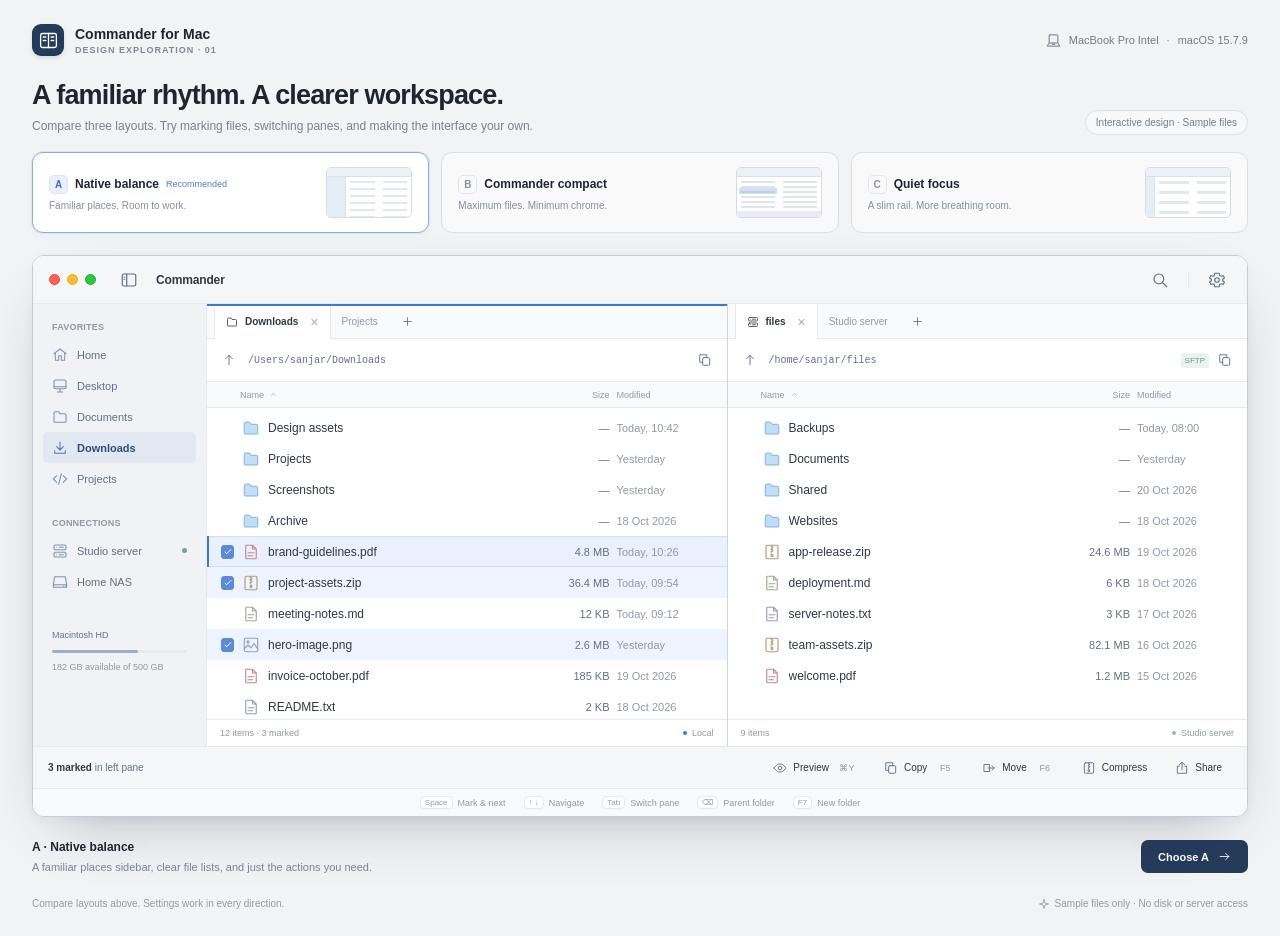
<file: docs/design/prototype/index.html>
<!DOCTYPE html>
<html lang="en">
<head>
  <meta charset="UTF-8">
  <meta name="viewport" content="width=device-width,initial-scale=1">
  <title>Commander for Mac · Design study</title>
  <link rel="icon" href="data:,">
  <link rel="stylesheet" href="layout-study.css">
  <script src="layout-study.js" defer></script>
</head>
<body>
<svg class="sprite" xmlns="http://www.w3.org/2000/svg" aria-hidden="true">
  <symbol id="i-panels" viewBox="0 0 24 24"><rect x="3" y="4" width="18" height="16" rx="2"/><path d="M12 4v16M6 8h3m-3 4h3m6-4h3m-3 4h3"/></symbol>
  <symbol id="i-sidebar" viewBox="0 0 24 24"><rect x="3" y="4" width="18" height="16" rx="2"/><path d="M9 4v16M5.5 8h1M5.5 11h1"/></symbol>
  <symbol id="i-folder" viewBox="0 0 24 24"><path d="M3 6a2 2 0 0 1 2-2h5l2 3h7a2 2 0 0 1 2 2v10a1 1 0 0 1-1 1H4a1 1 0 0 1-1-1Z"/></symbol>
  <symbol id="i-file" viewBox="0 0 24 24"><path d="M14 3H6a1 1 0 0 0-1 1v16a1 1 0 0 0 1 1h12a1 1 0 0 0 1-1V8Zm0 0v5h5M8 13h8m-8 4h6"/></symbol>
  <symbol id="i-image" viewBox="0 0 24 24"><rect x="3" y="3" width="18" height="18" rx="2"/><circle cx="8" cy="8" r="1.5"/><path d="m3 17 5-5 4 4 4-6 5 7"/></symbol>
  <symbol id="i-archive" viewBox="0 0 24 24"><rect x="4" y="3" width="16" height="18" rx="2"/><path d="M11 3v2h2v2h-2v2h2v2h-2v2m0 2h2v3h-2z"/></symbol>
  <symbol id="i-home" viewBox="0 0 24 24"><path d="m3 10 9-7 9 7M5 9v11h5v-7h4v7h5V9"/></symbol>
  <symbol id="i-desktop" viewBox="0 0 24 24"><rect x="3" y="3" width="18" height="13" rx="2"/><path d="M8 21h8m-4-5v5M3 13h18"/></symbol>
  <symbol id="i-download" viewBox="0 0 24 24"><path d="M12 3v12m-5-5 5 5 5-5M4 16v4h16v-4"/></symbol>
  <symbol id="i-code" viewBox="0 0 24 24"><path d="m7 7-5 5 5 5m10-10 5 5-5 5M14 4l-4 16"/></symbol>
  <symbol id="i-server" viewBox="0 0 24 24"><rect x="3" y="3" width="18" height="7" rx="2"/><rect x="3" y="14" width="18" height="7" rx="2"/><path d="M7 6.5h.01M7 17.5h.01m4-11h6m-6 11h6"/></symbol>
  <symbol id="i-drive" viewBox="0 0 24 24"><path d="m4 4-2 12v4h20v-4L20 4ZM2 16h20m-5 2h.01m3 0h.01"/></symbol>
  <symbol id="i-laptop" viewBox="0 0 24 24"><rect x="5" y="3" width="14" height="13" rx="1"/><path d="m5 16-3 5h20l-3-5M10 18h4"/></symbol>
  <symbol id="i-check" viewBox="0 0 24 24"><path d="m5 12 4 4L19 6"/></symbol>
  <symbol id="i-up" viewBox="0 0 24 24"><path d="M12 20V4m-6 6 6-6 6 6"/></symbol>
  <symbol id="i-right" viewBox="0 0 24 24"><path d="M4 12h16m-6-6 6 6-6 6"/></symbol>
  <symbol id="i-chevron" viewBox="0 0 24 24"><path d="m9 5 7 7-7 7"/></symbol>
  <symbol id="i-sort" viewBox="0 0 24 24"><path d="m7 14 5-5 5 5"/></symbol>
  <symbol id="i-copy" viewBox="0 0 24 24"><rect x="8" y="8" width="12" height="13" rx="2"/><path d="M15 8V3H3v13h5"/></symbol>
  <symbol id="i-move" viewBox="0 0 24 24"><path d="M4 6h9v12H4zM10 12h11m-4-4 4 4-4 4"/></symbol>
  <symbol id="i-plus" viewBox="0 0 24 24"><path d="M12 5v14M5 12h14"/></symbol>
  <symbol id="i-share" viewBox="0 0 24 24"><path d="M7 9H4v12h16V9h-3M12 15V2m-5 5 5-5 5 5"/></symbol>
  <symbol id="i-telegram" viewBox="0 0 24 24"><path d="m21 3-3.5 18-6-5-3 3v-5L3 12Zm0 0L8.5 14M11.5 16 18 7"/></symbol>
  <symbol id="i-trash" viewBox="0 0 24 24"><path d="M3 6h18M9 6V3h6v3M5 6l1 15h12l1-15M10 10v7m4-7v7"/></symbol>
  <symbol id="i-settings" viewBox="0 0 24 24"><path d="m9 3-.5 3-2 1L4 6 2 9l2.5 2v2L2 15l2 3 2.5-1 2 1 .5 3h6l.5-3 2-1 2.5 1 2-3-2.5-2v-2L22 9l-2-3-2.5 1-2-1L15 3Z"/><circle cx="12" cy="12" r="3"/></symbol>
  <symbol id="i-search" viewBox="0 0 24 24"><circle cx="10.5" cy="10.5" r="6.5"/><path d="m16 16 5 5"/></symbol>
  <symbol id="i-x" viewBox="0 0 24 24"><path d="m6 6 12 12M6 18 18 6"/></symbol>
  <symbol id="i-keyboard" viewBox="0 0 24 24"><rect x="2" y="5" width="20" height="14" rx="2"/><path d="M6 9h.01M10 9h.01M14 9h.01M18 9h.01M6 12h.01M10 12h.01M14 12h.01M18 12h.01M7 16h10"/></symbol>
  <symbol id="i-sliders" viewBox="0 0 24 24"><path d="M4 7h5m4 0h7M4 17h9m4 0h3M9 4v6m4-6v6m0 4v6m4-6v6"/></symbol>
  <symbol id="i-type" viewBox="0 0 24 24"><path d="m3 20 7-17 7 17M5 15h10m1-5h6m-3 0v10"/></symbol>
  <symbol id="i-eye" viewBox="0 0 24 24"><path d="M2 12s4-7 10-7 10 7 10 7-4 7-10 7S2 12 2 12Z"/><circle cx="12" cy="12" r="3"/></symbol>
  <symbol id="i-spark" viewBox="0 0 24 24"><path d="m12 3 2 7 7 2-7 2-2 7-2-7-7-2 7-2Z"/></symbol>
</svg>
<main class="study">
  <header class="study-header">
    <div class="identity"><div class="app-logo"><svg><use href="#i-panels"/></svg></div><div>Commander for Mac<div class="eyebrow">Design exploration · 01</div></div></div>
    <div class="device"><svg><use href="#i-laptop"/></svg><span>MacBook Pro Intel</span><span>·</span><span>macOS 15.7.9</span></div>
  </header>
  <section class="study-heading"><div><h1>A familiar rhythm. A clearer workspace.</h1><p>Compare three layouts. Try marking files, switching panes, and making the interface your own.</p></div><span class="study-tag">Interactive design · Sample files</span></section>
  <nav class="directions" role="tablist" aria-label="Design directions">
    <button class="direction" role="tab" aria-selected="true" data-layout-choice="a" aria-controls="app-window"><div><div class="direction-title"><span class="letter">A</span><strong>Native balance</strong><span class="recommended">Recommended</span></div><p>Familiar places. Room to work.</p></div><div class="mini" aria-hidden="true"><div class="mini-side"></div><div class="mini-panel"></div><div class="mini-panel"></div></div></button>
    <button class="direction" role="tab" aria-selected="false" data-layout-choice="b" aria-controls="app-window"><div><div class="direction-title"><span class="letter">B</span><strong>Commander compact</strong></div><p>Maximum files. Minimum chrome.</p></div><div class="mini mini-compact" aria-hidden="true"><div class="mini-panel"></div><div class="mini-panel"></div></div></button>
    <button class="direction" role="tab" aria-selected="false" data-layout-choice="c" aria-controls="app-window"><div><div class="direction-title"><span class="letter">C</span><strong>Quiet focus</strong></div><p>A slim rail. More breathing room.</p></div><div class="mini mini-focus" aria-hidden="true"><div class="mini-side"></div><div class="mini-panel"></div><div class="mini-panel"></div></div></button>
  </nav>
  <section class="app-window" id="app-window" data-layout="a" data-theme="light" aria-label="Commander design preview">
    <div class="titlebar"><div class="traffic-lights" aria-hidden="true"><i></i><i></i><i></i></div><button class="icon-button" id="toggle-sidebar" aria-label="Toggle places sidebar" title="Toggle places"><svg><use href="#i-sidebar"/></svg></button><span class="title-name">Commander</span><div class="titlebar-space"></div><button class="icon-button" id="open-search" aria-label="Search" title="Search"><svg><use href="#i-search"/></svg></button><span class="divider"></span><button class="icon-button" id="open-settings" aria-label="Open Settings" title="Settings · ⌘,"><svg><use href="#i-settings"/></svg></button></div>
    <div class="work-area">
      <aside class="places" aria-label="Places">
        <p class="group-label">FAVORITES</p>
        <button class="place" data-sample-path="/Users/sanjar" title="Home"><svg><use href="#i-home"/></svg><span>Home</span></button>
        <button class="place" data-sample-path="/Users/sanjar/Desktop" title="Desktop"><svg><use href="#i-desktop"/></svg><span>Desktop</span></button>
        <button class="place" data-sample-path="/Users/sanjar/Documents" title="Documents"><svg><use href="#i-folder"/></svg><span>Documents</span></button>
        <button class="place active" data-sample-path="/Users/sanjar/Downloads" title="Downloads"><svg><use href="#i-download"/></svg><span>Downloads</span></button>
        <button class="place" data-sample-path="/Users/sanjar/Projects" title="Projects"><svg><use href="#i-code"/></svg><span>Projects</span></button>
        <p class="group-label spaced">CONNECTIONS</p>
        <button class="place" data-sample-path="/home/sanjar/files" data-remote="sftp" title="Studio server · SFTP sample"><svg><use href="#i-server"/></svg><span>Studio server</span><span class="small-dot"></span></button>
        <button class="place" data-sample-path="/Shared" data-remote="smb" title="Home NAS · SMB sample"><svg><use href="#i-drive"/></svg><span>Home NAS</span></button>
        <div class="storage"><strong>Macintosh HD</strong><div class="storage-bar"></div>182 GB available of 500 GB</div>
      </aside>
      <div class="panes">
        <section class="pane is-active" data-side="left" aria-label="Left pane">
          <div class="pane-tabs"><span class="pane-tab current"><svg><use href="#i-folder"/></svg><span id="left-tab-name">Downloads</span><span class="tab-close" aria-hidden="true">×</span></span><button class="pane-tab" data-sample-path="/Users/sanjar/Projects" data-tab-side="left">Projects</button><button class="icon-button add-tab" data-add-tab="left" aria-label="New left pane tab"><svg><use href="#i-plus"/></svg></button></div>
          <div class="pathline"><button class="icon-button" id="left-parent" aria-label="Left pane parent folder" title="Parent folder · ⌫"><svg><use href="#i-up"/></svg></button><input id="left-path" class="path-field" value="/Users/sanjar/Downloads" aria-label="Left folder path" spellcheck="false"><button class="icon-button" id="left-copy-path" aria-label="Copy left folder path" title="Copy path · ⌘⇧C"><svg><use href="#i-copy"/></svg></button></div>
          <div class="file-head" aria-hidden="true"><span>Name<svg><use href="#i-sort"/></svg></span><span>Size</span><span>Modified</span></div>
          <div class="file-list" id="left-files" role="grid" aria-label="Left files" aria-multiselectable="true" tabindex="0"></div>
          <div class="pane-bottom"><span id="left-count">12 items · 3 marked</span><span class="active-indicator">Local</span></div>
        </section>
        <section class="pane" data-side="right" aria-label="Right pane">
          <div class="pane-tabs"><span class="pane-tab current"><svg><use href="#i-server"/></svg><span id="right-tab-name">files</span><span class="tab-close" aria-hidden="true">×</span></span><span class="pane-tab" id="right-connection-name">Studio server</span><button class="icon-button add-tab" data-add-tab="right" aria-label="New right pane tab"><svg><use href="#i-plus"/></svg></button></div>
          <div class="pathline"><button class="icon-button" id="right-parent" aria-label="Right pane parent folder" title="Parent folder · ⌫"><svg><use href="#i-up"/></svg></button><input id="right-path" class="path-field" value="/home/sanjar/files" aria-label="Right folder path" spellcheck="false"><span class="connection-badge">SFTP</span><button class="icon-button" id="right-copy-path" aria-label="Copy right folder path" title="Copy path · ⌘⇧C"><svg><use href="#i-copy"/></svg></button></div>
          <div class="file-head" aria-hidden="true"><span>Name<svg><use href="#i-sort"/></svg></span><span>Size</span><span>Modified</span></div>
          <div class="file-list" id="right-files" role="grid" aria-label="Right files" aria-multiselectable="true" tabindex="0"></div>
          <div class="pane-bottom"><span id="right-count">9 items</span><span class="active-indicator">Studio server</span></div>
        </section>
      </div>
    </div>
    <div class="selectionbar"><span class="selection-summary" id="selection-summary"><strong>3 marked</strong> in left pane</span><div class="bar-spacer"></div><button class="action" data-action="preview"><svg><use href="#i-eye"/></svg>Preview<kbd data-shortcut-for="preview">⌘Y</kbd></button><button class="action" data-action="copy"><svg><use href="#i-copy"/></svg>Copy<kbd data-shortcut-for="copy">F5</kbd></button><button class="action" data-action="move"><svg><use href="#i-move"/></svg>Move<kbd data-shortcut-for="move">F6</kbd></button><button class="action" data-action="compress"><svg><use href="#i-archive"/></svg>Compress</button><button class="action" id="share-button" aria-label="Share options"><svg><use href="#i-share"/></svg>Share</button></div>
    <div class="keyboard-footer"><span><kbd data-shortcut-for="mark">Space</kbd><span id="mark-hint">Mark & next</span></span><span><kbd>↑ ↓</kbd> Navigate</span><span><kbd>Tab</kbd> Switch pane</span><span><kbd data-shortcut-for="parent">⌫</kbd><span id="parent-hint">Parent folder</span></span><span><kbd data-shortcut-for="folder">F7</kbd> New folder</span></div>
    <div class="toast" id="toast" role="status" hidden><svg><use href="#i-check"/></svg><span id="toast-text"></span></div>
    <div class="share-popover" id="share-popover" hidden><p>SHARE SELECTED FILES</p><button id="telegram-share"><svg><use href="#i-telegram"/></svg>Telegram</button><button id="system-share"><svg><use href="#i-share"/></svg>More sharing options…</button></div>
  </section>
  <section class="preview-footer"><div class="direction-note"><strong id="direction-name">A · Native balance</strong><p id="direction-description">A familiar places sidebar, clear file lists, and just the actions you need.</p></div><button class="choose-direction" id="choose-direction" data-choice="layout-a"><span id="choose-label">Choose A</span><svg><use href="#i-right"/></svg></button></section>
  <footer class="preview-disclaimer"><span id="choice-status">Compare layouts above. Settings work in every direction.</span><span><svg><use href="#i-spark"/></svg>Sample files only · No disk or server access</span></footer>
</main>
<dialog class="settings-dialog" id="settings-dialog" data-theme="light" aria-labelledby="settings-title">
  <header class="settings-header"><div><h2 id="settings-title">Settings</h2><p>Your workspace, your habits.</p></div><button class="icon-button" data-close-settings aria-label="Close Settings"><svg><use href="#i-x"/></svg></button></header>
  <div class="settings-body">
    <nav class="settings-nav" aria-label="Settings categories" role="tablist" aria-orientation="vertical">
      <button role="tab" aria-selected="true" data-setting-page="appearance" aria-controls="settings-appearance"><svg><use href="#i-type"/></svg>Appearance</button>
      <button role="tab" aria-selected="false" data-setting-page="behavior" aria-controls="settings-behavior"><svg><use href="#i-sliders"/></svg>Behavior</button>
      <button role="tab" aria-selected="false" data-setting-page="shortcuts" aria-controls="settings-shortcuts"><svg><use href="#i-keyboard"/></svg>Shortcuts</button>
    </nav>
    <div class="settings-content">
      <section class="settings-page" id="settings-appearance" role="tabpanel">
        <h3>Make room for your way of working.</h3><p class="settings-subtitle">Adjust the details. See the difference instantly.</p>
        <div class="setting-row"><span class="setting-label">Theme</span><div class="segmented" aria-label="Theme"><button class="active" data-theme-choice="light">Light</button><button data-theme-choice="dark">Dark</button><button data-theme-choice="system">System</button></div></div>
        <div class="setting-row"><label for="font-size">File name size</label><div class="range-control"><input type="range" id="font-size" min="11" max="18" value="12"><output for="font-size" id="font-output">12 px</output></div></div>
        <div class="setting-row"><label for="icon-size">Icon size</label><div class="range-control"><input type="range" id="icon-size" min="14" max="28" value="18" step="1"><output for="icon-size" id="icon-output">18 px</output></div></div>
        <div class="setting-row"><label for="row-height">Row height</label><div class="range-control"><input type="range" id="row-height" min="26" max="44" value="31"><output for="row-height" id="row-output">31 px</output></div></div>
        <div class="settings-preview"><div class="settings-preview-label">LIVE PREVIEW</div><div class="file-row"><svg class="file-icon folder-icon"><use href="#i-folder"/></svg>Design assets<span class="preview-size">Folder</span></div><div class="file-row"><svg class="file-icon pdf-icon"><use href="#i-file"/></svg>brand-guidelines.pdf<span class="preview-size">4.8 MB</span></div></div>
      </section>
      <section class="settings-page" id="settings-behavior" role="tabpanel" hidden>
        <h3>Familiar by default. Flexible by choice.</h3><p class="settings-subtitle">These are the defaults we agreed on. Make them yours.</p>
        <div class="setting-row"><div><label for="backspace-behavior">Backspace</label><div class="description">While a file pane is focused</div></div><select id="backspace-behavior"><option value="parent">Go to parent folder</option><option value="history">Go back in history</option></select></div>
        <div class="setting-row"><div><label for="space-behavior">After marking a file</label><div class="description">Toggle the mark with Space</div></div><select id="space-behavior"><option value="advance">Move to next row</option><option value="stay">Stay on current row</option></select></div>
        <div class="setting-row"><div><label for="transfer-behavior">Copy & move to other pane</label><div class="description">Ask when file names conflict</div></div><select id="transfer-behavior"><option value="instant">Start immediately</option><option value="ask">Ask for destination</option></select></div>
        <div class="setting-row"><div><label for="forward-delete">Also use Forward Delete</label><div class="description">Fn + ⌫ or an external Delete key</div></div><input type="checkbox" class="toggle" id="forward-delete" checked></div>
        <p class="prototype-note">Typing in a path or file name always edits the text. Deleting from a location without Trash asks for confirmation.</p>
      </section>
      <section class="settings-page" id="settings-shortcuts" role="tabpanel" hidden>
        <h3>Keep your muscle memory.</h3><p class="settings-subtitle">Mac + Commander defaults. Click a shortcut to change it.</p>
        <input class="shortcut-search" id="shortcut-search" type="search" placeholder="Search actions…" aria-label="Search shortcuts">
        <div id="shortcut-rows"></div><p id="shortcut-status" class="shortcut-status" role="status">Duplicates are detected before a shortcut is assigned.</p>
      </section>
    </div>
  </div>
  <footer class="settings-footer"><button class="text-button" id="restore-defaults">Restore defaults</button><button class="done-button" data-close-settings>Done</button></footer>
</dialog>
</body>
</html>
</file>
<file: docs/design/prototype/layout-study.css>
:root{font-family:-apple-system,BlinkMacSystemFont,"Segoe UI",sans-serif;color:#20252d;background:#f2f3f5;font-synthesis:none;-webkit-font-smoothing:antialiased;font-size:14px}
*{box-sizing:border-box}body{margin:0}button,input,select{font:inherit}button{cursor:pointer}button:disabled{cursor:default;opacity:.45}button:focus-visible,a:focus-visible,input:focus-visible,select:focus-visible{outline:3px solid #659df3;outline-offset:3px}button{color:inherit}svg{width:18px;height:18px;fill:none;stroke:currentColor;stroke-width:1.6;stroke-linecap:round;stroke-linejoin:round;flex-shrink:0}button svg{pointer-events:none}.sprite{position:absolute;width:0;height:0;overflow:hidden}[hidden]{display:none!important}
.study{max-width:1472px;margin:0 auto;padding:24px 32px 26px}.study-header{display:flex;align-items:center;justify-content:space-between;gap:18px}.identity{display:flex;align-items:center;gap:11px;font-size:14px;font-weight:650}.app-logo{width:32px;height:32px;display:grid;place-items:center;background:#233a5a;border-radius:9px;color:#fff;box-shadow:0 2px 4px #233a5a20}.app-logo svg{width:21px;height:21px;stroke-width:1.5}.eyebrow{font-size:10px;color:#818894;font-weight:600;letter-spacing:1.1px;text-transform:uppercase}.identity .eyebrow{margin-top:3px;font-size:9px;letter-spacing:1px}.device{display:flex;gap:8px;align-items:center;color:#737b89;font-size:11px}.device svg{width:15px;height:15px}.study-heading{margin:24px 0 17px;display:flex;justify-content:space-between;align-items:flex-end;gap:20px}.study-heading h1{margin:0 0 6px;font-size:27px;font-weight:650;letter-spacing:-.85px}.study-heading p{font-size:12px;color:#7b818c;margin:0;line-height:1.5}.study-tag{font-size:10px;color:#708090;border:1px solid #dce1e7;border-radius:20px;padding:6px 10px;white-space:nowrap;background:#ffffff60}
.directions{display:grid;grid-template-columns:repeat(3,minmax(0,1fr));gap:12px;margin-bottom:22px}.direction{border:1px solid #dadee5;border-radius:11px;background:#ffffff8c;padding:14px 16px;display:flex;align-items:center;justify-content:space-between;gap:12px;text-align:left;transition:background .16s,border-color .16s,box-shadow .16s}.direction:hover{background:#fff;border-color:#aab8ca}.direction[aria-selected=true]{background:#fff;border-color:#8baee0;box-shadow:0 0 0 1px #8baee030,0 3px 10px #15385c06}.direction-title{font-size:12px;display:flex;align-items:center;gap:7px;white-space:nowrap}.letter{font-size:10px;color:#8b929d;border:1px solid #e0e4e9;width:19px;height:19px;display:grid;place-items:center;border-radius:5px;font-weight:600}.direction[aria-selected=true] .letter{background:#eaf1fc;color:#3671c6;border-color:#d9e5f7}.direction p{margin:6px 0 0;font-size:10px;color:#87909d}.recommended{color:#5080b8;font-size:9px;font-weight:500}.mini{width:86px;height:51px;border:1px solid #d7dce3;border-radius:5px;background:#fff;display:flex;overflow:hidden;padding-top:9px;position:relative;flex-shrink:0}.mini:before{content:"";position:absolute;top:0;left:0;right:0;height:8px;background:#edf0f4;border-bottom:1px solid #dce1e8}.mini-side{width:19px;background:#e7edf5;border-right:1px solid #dce2ea}.mini-panel{flex:1;margin:4px 4px 0;background:repeating-linear-gradient(to bottom,#e3e8ee 0,#e3e8ee 2px,transparent 2px,transparent 7px);position:relative}.mini-panel:first-of-type:after{content:"";position:absolute;top:7px;left:-2px;right:-2px;height:6px;background:#7ca2dc55}.mini-compact .mini-panel{background:repeating-linear-gradient(to bottom,#dfe4eb 0,#dfe4eb 2px,transparent 2px,transparent 5px)}.mini-compact:after{content:"";position:absolute;bottom:0;left:0;right:0;height:6px;background:#e8edf4}.mini-focus .mini-side{width:9px}.mini-focus .mini-panel{background:repeating-linear-gradient(to bottom,#e3e8ee 0,#e3e8ee 3px,transparent 3px,transparent 10px)}
.app-window,.settings-dialog{--surface:#fff;--base:#f9fafb;--chrome:#f5f6f8;--sidebar:#f0f2f5;--stroke:#e6e9ee;--ink:#303844;--muted:#9299a4;--soft:#657083;--accent:#3f77d2;--mark:#eef4ff;--focus:#e9f1ff;--hover:#f5f7fa;--input:#fff;--font-size:12px;--icon-size:18px;--row-height:31px;color:var(--ink)}
.app-window{height:562px;position:relative;background:var(--surface);border:1px solid #c5ccd5;border-radius:12px;box-shadow:0 24px 60px -25px #1d2b4255,0 3px 8px #1d2b420a;overflow:hidden;display:flex;flex-direction:column;isolation:isolate}.app-window[data-theme=dark],.settings-dialog[data-theme=dark]{--surface:#25282e;--base:#24272d;--chrome:#2c2f36;--sidebar:#292c32;--stroke:#393d45;--ink:#dce1e9;--muted:#818a99;--soft:#a1adbd;--accent:#8bb4fb;--mark:#2d3b51;--focus:#334662;--hover:#30353e;--input:#333841}.titlebar{height:48px;flex-shrink:0;display:flex;align-items:center;padding:0 16px;gap:13px;background:var(--chrome);border-bottom:1px solid var(--stroke)}.traffic-lights{display:flex;gap:7px;align-items:center;margin-right:6px}.traffic-lights i{display:block;width:11px;height:11px;border-radius:50%;background:#ff6159;border:1px solid #e74942}.traffic-lights i:nth-child(2){background:#ffbd2d;border-color:#e5a722}.traffic-lights i:nth-child(3){background:#28c840;border-color:#24ae35}.icon-button{width:28px;height:28px;background:transparent;border:0;border-radius:5px;display:inline-flex;align-items:center;justify-content:center;color:var(--soft);padding:4px;flex-shrink:0}.icon-button:hover{background:var(--stroke)}.title-name{font-size:12px;font-weight:650;letter-spacing:-.15px}.titlebar-space{flex:1}.titlebar .quiet-label{font-size:10px;color:var(--muted);margin-right:10px}.titlebar .divider{width:1px;height:16px;background:var(--stroke);margin:0 1px}.work-area{flex:1;display:flex;min-height:0}.places{width:174px;flex-shrink:0;background:var(--sidebar);border-right:1px solid var(--stroke);padding:18px 10px;overflow:auto;transition:width .18s}.group-label{font-size:9px;font-weight:650;color:var(--muted);padding:0 9px;margin:0 0 7px;letter-spacing:.2px}.group-label.spaced{margin-top:24px}.place{display:flex;align-items:center;gap:9px;width:100%;padding:7px 9px;border:0;background:none;border-radius:5px;font-size:11px;min-height:31px;text-align:left;color:var(--soft);white-space:nowrap}.place svg{width:16px;height:16px;color:#8294ac}.place.active{background:#e2e8f1;color:#2d4e79;font-weight:550}.app-window[data-theme=dark] .place.active{background:#374252;color:#c9ddff}.place.active svg{color:#4d7daf}.place:hover{background:var(--stroke)}.place .small-dot{width:5px;height:5px;background:#76a48d;border-radius:50%;margin-left:auto;flex-shrink:0}.storage{margin:31px 9px 0;font-size:9px;color:var(--muted);line-height:1.7}.storage strong{font-weight:500;color:var(--soft)}.storage-bar{height:3px;background:var(--stroke);border-radius:2px;margin:7px 0}.storage-bar:before{content:"";display:block;height:100%;width:64%;background:#9daec5;border-radius:2px}.panes{display:flex;flex:1;min-width:0}.pane{flex:1;min-width:0;display:flex;flex-direction:column;position:relative;background:var(--surface)}.pane+.pane{border-left:1px solid #cdd5e0}.app-window[data-theme=dark] .pane+.pane{border-color:var(--stroke)}.pane.is-active:before{content:"";position:absolute;top:0;height:2px;background:var(--accent);left:0;right:0;z-index:1}.pane-tabs{display:flex;gap:0;height:35px;align-items:stretch;background:var(--base);border-bottom:1px solid var(--stroke);padding-left:7px}.pane-tab{border:0;border-right:1px solid transparent;display:flex;align-items:center;gap:7px;font-size:10px;padding:0 11px;background:transparent;color:var(--muted);white-space:nowrap}.pane-tab svg{width:12px;height:12px}.pane-tab.current{color:var(--ink);background:var(--surface);border-right-color:var(--stroke);border-left:1px solid var(--stroke);margin-bottom:-1px;font-weight:550}.pane-tab .tab-close{font-weight:400;font-size:14px;color:#a6adb8;margin-left:5px}.pane-tabs .add-tab{align-self:center;width:23px;height:23px;margin-left:6px}.pane-tabs .add-tab svg{width:13px;height:13px}.pathline{display:flex;gap:4px;align-items:center;min-height:43px;padding:6px 10px;border-bottom:1px solid var(--stroke)}.pathline .icon-button{width:24px;height:24px}.pathline .icon-button svg{width:14px;height:14px}.path-field{font-size:10px;border:0;color:var(--soft);background:transparent;min-width:0;width:100%;padding:5px 3px;outline-offset:0;border-radius:4px;font-family:ui-monospace,SFMono-Regular,Menlo,monospace}.path-field:focus{background:var(--input);outline:1px solid #85a8db}.pathline .path-field{flex:1}.connection-badge{font-size:8px;background:#eaf2ef;color:#6e9585;padding:3px 4px;border-radius:3px;flex-shrink:0}.app-window[data-theme=dark] .connection-badge{background:#30433d;color:#a5c2b6}.file-head,.file-row{display:grid;grid-template-columns:minmax(110px,1fr) 65px 96px;gap:7px;align-items:center;padding:0 14px}.file-head{height:26px;flex-shrink:0;color:var(--muted);font-size:9px;background:var(--base);border-bottom:1px solid var(--stroke)}.file-head span:first-child{padding-left:19px;display:flex;align-items:center;gap:5px}.file-head svg{width:9px;height:9px}.file-head span:nth-child(2){text-align:right}.file-list{flex:1;overflow:auto;outline:none;padding:4px 0 15px}.file-list:focus-visible{outline:0}.file-row{height:var(--row-height);font-size:var(--font-size);position:relative;cursor:default;user-select:none;border-top:1px solid transparent;border-bottom:1px solid transparent}.file-row:hover{background:var(--hover)}.file-row.marked{background:var(--mark)}.pane.is-active .file-row.focused{background:var(--focus);border-color:#8fb1e54d}.pane.is-active .file-row.focused:before{content:"";position:absolute;left:0;top:-1px;bottom:-1px;width:2px;background:var(--accent)}.filename{min-width:0;display:flex;align-items:center;gap:8px}.file-label{white-space:nowrap;overflow:hidden;text-overflow:ellipsis}.file-icon{width:var(--icon-size);height:var(--icon-size);color:#91a0b4;flex-shrink:0;stroke-width:1.5}.folder-icon{color:#73a4d6;fill:#c2def6;stroke-width:1.1}.pdf-icon{color:#c68688}.archive-icon{color:#b09b78}.image-icon{color:#8d9ec6}.code-icon{color:#99ab91}.app-window[data-theme=dark] .folder-icon{fill:#466b91;color:#91b7e4}.mark-button{height:14px;width:13px;padding:0;display:grid;place-items:center;background:none;border:1px solid transparent;border-radius:3px;color:transparent;flex-shrink:0}.mark-button svg{width:10px;height:10px;stroke-width:2.4}.file-row:hover .mark-button{border-color:#c2cbd8}.file-row.marked .mark-button{background:#5b8bd6;border-color:#5b8bd6;color:white}.file-size{color:var(--soft);text-align:right;font-size:calc(var(--font-size) - 1px);font-variant-numeric:tabular-nums}.file-date{font-size:calc(var(--font-size) - 1px);color:var(--muted);font-variant-numeric:tabular-nums;white-space:nowrap}.pane-bottom{height:27px;display:flex;align-items:center;gap:7px;justify-content:space-between;padding:0 13px;border-top:1px solid var(--stroke);font-size:9px;color:var(--muted);background:var(--surface);flex-shrink:0}.pane-bottom .active-indicator{display:flex;align-items:center;gap:5px}.active-indicator:before{content:"";width:4px;height:4px;border-radius:50%;background:var(--accent)}.pane:not(.is-active) .active-indicator:before{background:#a1b7ab}.selectionbar{height:42px;display:flex;align-items:center;gap:8px;padding:0 15px;border-top:1px solid var(--stroke);background:var(--chrome);flex-shrink:0}.selection-summary{font-size:10px;color:var(--soft);min-width:154px}.selection-summary strong{font-weight:600;color:var(--ink)}.selectionbar .bar-spacer{flex:1}.action{display:inline-flex;align-items:center;justify-content:center;gap:6px;border:1px solid transparent;background:transparent;border-radius:5px;height:28px;padding:0 9px;font-size:10px;white-space:nowrap}.action:hover{background:var(--stroke)}.action svg{width:14px;height:14px;color:var(--soft)}kbd{font-family:inherit;font-size:9px;font-weight:500;color:var(--muted);padding:2px 4px;white-space:nowrap;border:1px solid var(--stroke);border-radius:4px;box-shadow:0 1px 0 #00000005;min-width:18px;text-align:center;background:var(--surface)}.action kbd{border:0;box-shadow:none;background:transparent;padding:1px 0;margin-left:3px;font-size:9px}.keyboard-footer{height:28px;display:flex;align-items:center;justify-content:center;gap:18px;border-top:1px solid var(--stroke);font-size:9px;color:var(--muted);background:var(--base)}.keyboard-footer span{display:flex;align-items:center;gap:5px}.keyboard-footer kbd{font-size:8px;padding:1px 4px}.file-empty{padding:24px;color:var(--muted);font-size:12px}.app-window[data-layout=b] .places{display:none}.app-window[data-layout=b] .keyboard-footer{height:31px}.app-window[data-layout=b] .file-row:nth-child(even):not(.marked):not(.focused){background:var(--base)}.app-window[data-layout=b] .pathline{min-height:37px}.app-window[data-layout=c] .places{width:54px;padding:18px 7px}.app-window[data-layout=c] .place{justify-content:center;padding:9px 0;margin-bottom:6px}.app-window[data-layout=c] .place span,.app-window[data-layout=c] .group-label,.app-window[data-layout=c] .storage{display:none}.app-window[data-layout=c] .place svg{width:18px;height:18px}.app-window[data-layout=c] .keyboard-footer{display:none}.app-window.sidebar-hidden .places{display:none}
.preview-footer{display:flex;justify-content:space-between;gap:22px;align-items:center;margin-top:21px}.direction-note strong{font-size:12px;font-weight:600}.direction-note p{font-size:11px;margin:5px 0 0;color:#7d8592;line-height:1.5}.choose-direction{border:0;background:#263c5b;color:#fff;border-radius:7px;padding:10px 17px;font-size:11px;font-weight:550;white-space:nowrap;display:flex;align-items:center;gap:9px}.choose-direction:hover{background:#314f75}.choose-direction svg{width:13px;height:13px}.preview-disclaimer{margin-top:22px;display:flex;align-items:center;justify-content:space-between;gap:12px;color:#949ba5;font-size:10px}.preview-disclaimer span{display:flex;align-items:center;gap:5px}.preview-disclaimer svg{width:12px;height:12px}.preview-disclaimer kbd{background:#fafafa;border-color:#e0e4e8;font-size:9px;color:#828b98}
.settings-dialog{padding:0;border:1px solid #aeb8c5;border-radius:13px;width:700px;max-width:calc(100vw - 28px);height:540px;max-height:calc(100vh - 40px);box-shadow:0 28px 90px #14213450;background:var(--surface);overflow:hidden}.settings-dialog::backdrop{background:#14203430;backdrop-filter:blur(2px)}.settings-header{display:flex;align-items:center;justify-content:space-between;padding:18px 22px;border-bottom:1px solid var(--stroke);height:66px;background:var(--chrome)}.settings-header h2{font-size:16px;letter-spacing:-.3px;margin:0}.settings-header p{font-size:10px;color:var(--muted);margin:4px 0 0}.settings-body{display:flex;height:calc(100% - 113px)}.settings-nav{width:155px;flex-shrink:0;background:var(--sidebar);padding:16px 10px;border-right:1px solid var(--stroke)}.settings-nav button{display:flex;align-items:center;gap:8px;font-size:11px;width:100%;border:0;background:none;border-radius:6px;padding:9px 10px;margin-bottom:5px;text-align:left;color:var(--soft)}.settings-nav button svg{width:16px;height:16px}.settings-nav button[aria-selected=true]{background:var(--focus);color:var(--accent);font-weight:550}.settings-content{flex:1;padding:23px 24px;overflow:auto;min-width:0}.settings-content h3{font-size:15px;letter-spacing:-.3px;margin:0 0 5px}.settings-subtitle{font-size:11px;color:var(--muted);line-height:1.5;margin:0 0 20px}.setting-row{display:flex;align-items:center;justify-content:space-between;gap:18px;padding:13px 0;border-bottom:1px solid var(--stroke)}.setting-row label,.setting-label{font-size:11px;color:var(--ink)}.setting-row .description{font-size:10px;line-height:1.4;color:var(--muted);margin-top:4px;max-width:220px}.segmented{display:flex;gap:1px;border:1px solid var(--stroke);background:var(--base);border-radius:6px;padding:2px}.segmented button{border:0;padding:5px 10px;font-size:10px;border-radius:4px;color:var(--soft);background:none}.segmented button.active{background:var(--surface);box-shadow:0 1px 4px #00000014;color:var(--ink)}.range-control{display:flex;align-items:center;gap:10px;flex-shrink:0}.range-control input{width:115px;accent-color:#5483cc}.range-control output{font-size:10px;min-width:32px;color:var(--soft);font-variant-numeric:tabular-nums}.setting-row select{background:var(--input);color:var(--ink);border:1px solid var(--stroke);border-radius:5px;font-size:10px;max-width:180px;padding:6px 22px 6px 8px}.settings-preview{border:1px solid var(--stroke);border-radius:7px;margin-top:20px;overflow:hidden;background:var(--base)}.settings-preview-label{font-size:9px;color:var(--muted);padding:9px 12px;border-bottom:1px solid var(--stroke)}.settings-preview .file-row{display:flex;gap:8px;padding:0 14px;background:var(--surface);height:calc(var(--row-height) + 5px);font-size:var(--font-size)}.settings-preview .file-row .preview-size{margin-left:auto;font-size:10px;color:var(--muted)}.settings-footer{height:47px;display:flex;align-items:center;justify-content:space-between;padding:0 18px;background:var(--chrome);border-top:1px solid var(--stroke)}.text-button{border:0;background:none;color:var(--soft);font-size:10px;padding:6px}.done-button{font-size:10px;background:#5484cf;border:1px solid #4675bd;border-radius:5px;color:white;padding:5px 18px}.toggle{appearance:none;width:28px;height:17px;border-radius:10px;background:#bbc2cc;position:relative;cursor:pointer;border:0;flex-shrink:0;margin:0}.toggle:checked{background:#5484cf}.toggle:after{content:"";height:13px;width:13px;position:absolute;top:2px;left:2px;border-radius:50%;background:white;box-shadow:0 1px 2px #0002;transition:transform .15s}.toggle:checked:after{transform:translateX(11px)}.shortcut-search{width:100%;background:var(--input);border:1px solid var(--stroke);border-radius:6px;padding:8px 10px;margin-bottom:8px;color:var(--ink);font-size:11px}.shortcut-row{display:flex;justify-content:space-between;align-items:center;gap:10px;border-bottom:1px solid var(--stroke);padding:9px 0;font-size:11px}.shortcut-key{background:var(--base);color:var(--soft);border:1px solid var(--stroke);border-radius:5px;padding:5px 9px;font-size:10px;min-width:70px;text-align:center}.shortcut-key.recording{border-color:#6394dc;color:var(--accent);background:var(--focus)}.shortcut-status{min-height:28px;font-size:10px;margin:10px 0 0;color:var(--soft);line-height:1.5}.shortcut-status.error{color:#bc655e}.prototype-note{font-size:10px;line-height:1.5;color:var(--muted);margin:16px 0 0}.toast{position:absolute;bottom:85px;left:50%;transform:translateX(-50%);background:var(--surface);border:1px solid var(--stroke);box-shadow:0 5px 24px #20314d25;border-radius:9px;padding:13px 17px;min-width:240px;max-width:90%;z-index:3;display:flex;gap:10px;align-items:center;color:var(--ink);font-size:11px;pointer-events:none}.toast svg{color:var(--accent);width:16px;height:16px}.share-popover{position:absolute;bottom:73px;right:25px;width:190px;background:var(--surface);border:1px solid var(--stroke);box-shadow:0 8px 32px #18283c22;border-radius:9px;z-index:4;padding:6px}.share-popover p{font-size:9px;color:var(--muted);margin:7px 9px 6px}.share-popover button{display:flex;gap:10px;align-items:center;text-align:left;border:0;border-radius:5px;background:none;width:100%;padding:8px 9px;font-size:11px;color:var(--ink)}.share-popover button:hover{background:var(--focus)}.share-popover svg{width:15px;height:15px;color:var(--soft)}
@media(min-width:1550px){.study{padding-top:30px}.app-window{height:610px}.study-heading{margin-top:28px;margin-bottom:20px}.directions{margin-bottom:26px}}
@media(max-width:1100px){.study{padding:18px}.direction{padding:12px}.recommended{display:none}.mini{width:65px}.places{width:150px;padding-left:6px;padding-right:6px}.file-head,.file-row{grid-template-columns:minmax(90px,1fr) 55px 76px;padding-left:10px;padding-right:10px;gap:5px}.file-date{font-size:9px}.file-size{font-size:10px}.action{padding:0 6px}.selection-summary{min-width:120px}.titlebar .quiet-label{display:none}.study-heading h1{font-size:25px}.app-window{height:550px}}
@media(max-width:800px){.study{padding:14px}.device span{display:none}.study-tag{display:none}.study-heading{margin-top:20px}.study-heading h1{font-size:23px}.direction{padding:10px;display:block}.direction-title{font-size:10px;gap:4px}.direction p{font-size:9px}.mini{display:none}.directions{gap:6px;margin-bottom:14px}.app-window{height:540px}.app-window .places{width:52px;padding:16px 5px}.app-window .place{justify-content:center;padding:8px 0}.app-window .place span,.app-window .group-label,.app-window .storage{display:none}.file-head,.file-row{grid-template-columns:minmax(80px,1fr) 53px}.file-date,.file-head span:nth-child(3){display:none}.selectionbar{gap:2px;padding:0 7px}.selection-summary{min-width:0;margin-right:5px;font-size:9px}.action kbd{display:none}.action{gap:3px;font-size:9px;padding:0 5px}.action svg{width:12px}.keyboard-footer{gap:9px}.preview-footer{gap:12px}.preview-disclaimer{align-items:flex-start;flex-direction:column;gap:8px}.settings-nav{width:125px}.settings-content{padding:20px 16px}.setting-row{gap:9px}.range-control input{width:85px}.settings-content .setting-row select{max-width:150px}.titlebar{gap:8px;padding:0 12px}}
@media(prefers-reduced-motion:reduce){*,*:before,*:after{transition:none!important;animation:none!important}}
</file>
